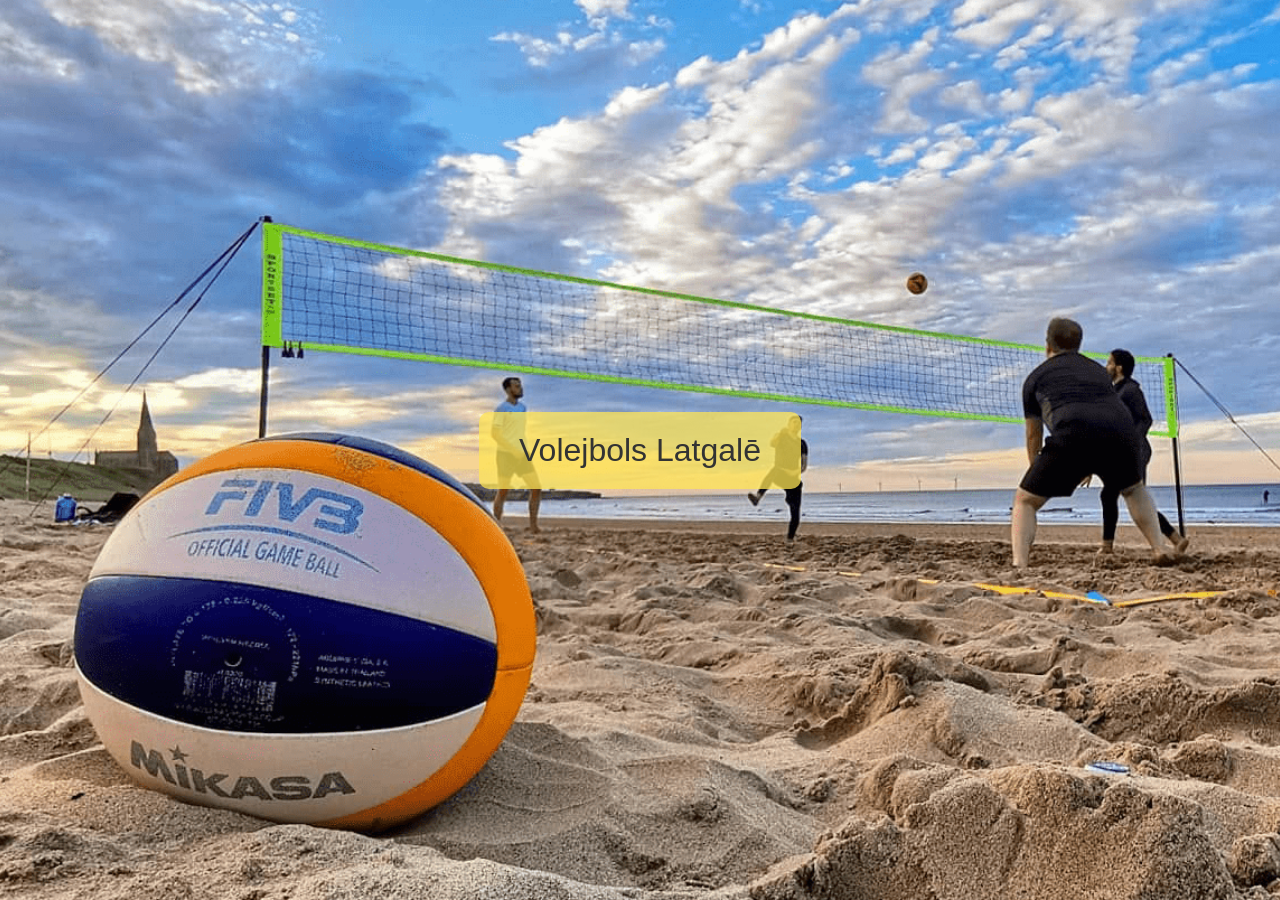
<file: index.html>
<!DOCTYPE html>
<html lang="lv">
<head>
    <meta charset="UTF-8">
    <meta name="viewport" content="width=device-width, initial-scale=1.0">
    <title>Volejbols Latgalē - Sākums</title>
    <link rel="stylesheet" href="style.css">
</head>
<body class="index-page">
    <div class="start-screen">
        <button class="start-button" onclick="window.open('main.html', '_blank')">Volejbols Latgalē</button>
    </div>
</body>
</html>
</file>
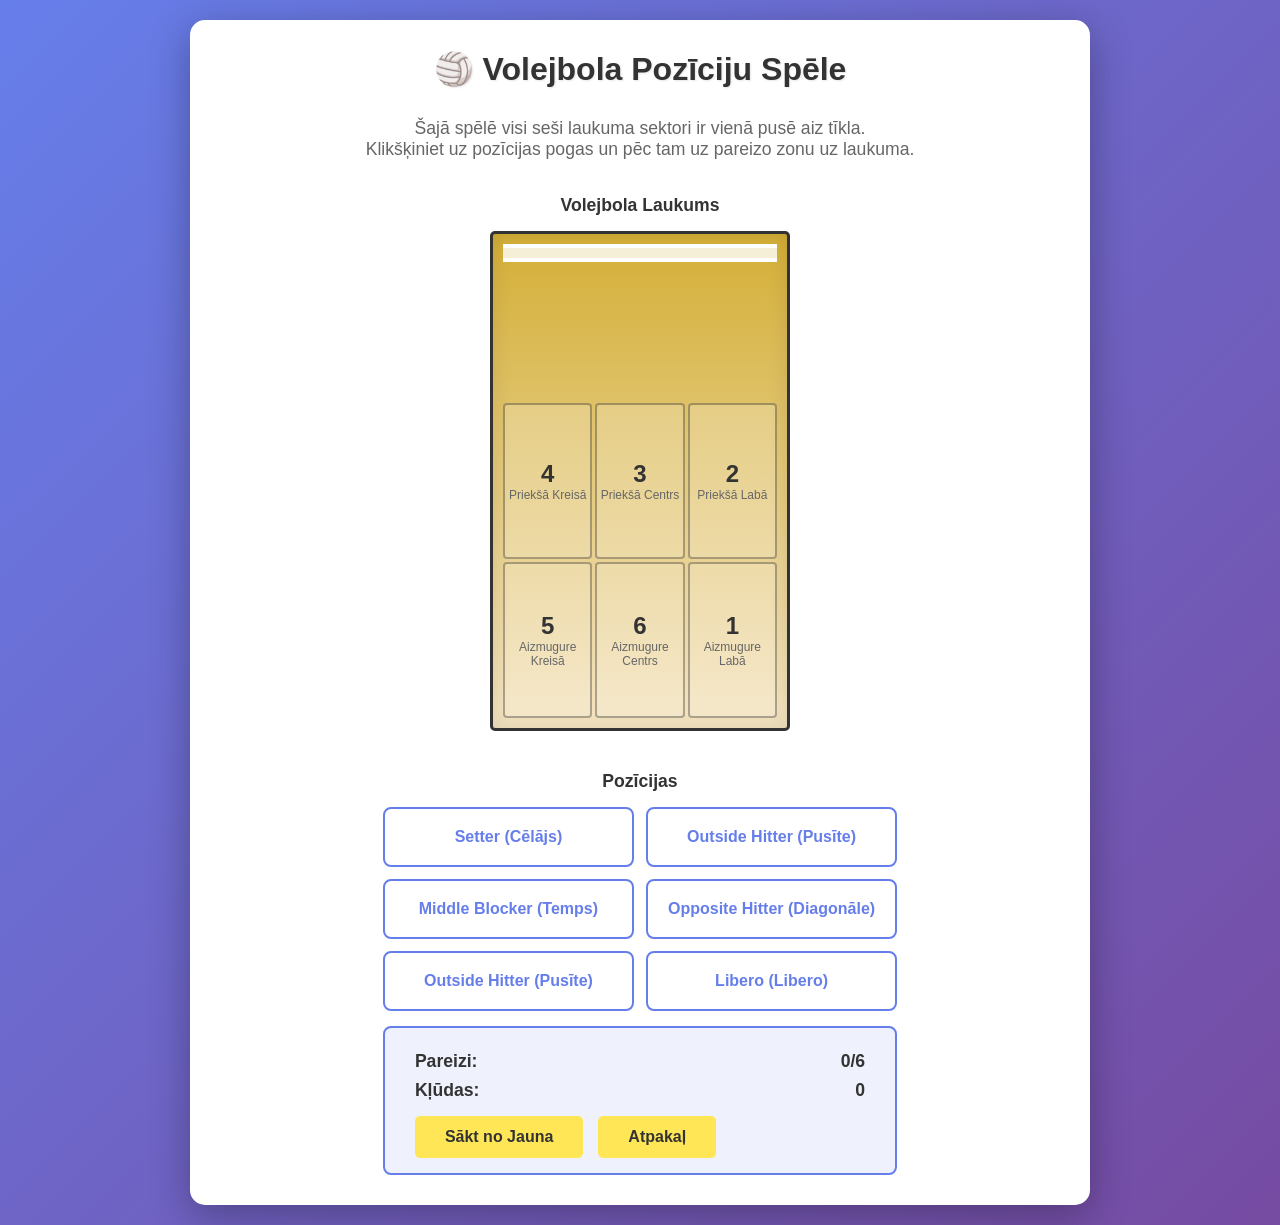
<file: game.html>
<!DOCTYPE html>
<html lang="lv">
<head>
    <meta charset="UTF-8">
    <meta name="viewport" content="width=device-width, initial-scale=1.0">
    <title>Volejbola Pozīciju Spēle - Volleyball Positions Game</title>
    <style>
        * {
            margin: 0;
            padding: 0;
            box-sizing: border-box;
        }

        body {
            font-family: Arial, sans-serif;
            display: flex;
            justify-content: center;
            align-items: center;
            min-height: 100vh;
            background: linear-gradient(135deg, #667eea 0%, #764ba2 100%);
            padding: 20px;
        }

        .game-container {
            display: flex;
            flex-direction: column;
            align-items: center;
            gap: 20px;
            background: white;
            padding: 30px;
            border-radius: 15px;
            box-shadow: 0 10px 40px rgba(0, 0, 0, 0.3);
            max-width: 900px;
        }

        h1 {
            color: #333;
            text-shadow: 1px 1px 2px rgba(0, 0, 0, 0.1);
            font-size: 2em;
            margin-bottom: 10px;
        }

        .info-text {
            color: #666;
            font-size: 1.1em;
            text-align: center;
            margin-bottom: 15px;
        }

        .content-wrapper {
            display: flex;
            gap: 40px;
            align-items: flex-start;
            flex-wrap: wrap;
            justify-content: center;
        }

        .court-section {
            display: flex;
            flex-direction: column;
            gap: 15px;
        }

        .court-title {
            font-weight: bold;
            font-size: 1.1em;
            color: #333;
            text-align: center;
        }

        .volleyball-court {
            border: 3px solid #333;
            background: linear-gradient(180deg, #d4af37 0%, #f4e4c1 100%);
            position: relative;
            width: 300px;
            height: 500px;
            display: grid;
            grid-template-columns: 1fr 1fr 1fr;
            grid-template-rows: 1fr 1fr 1fr;
            gap: 3px;
            padding: 10px;
            border-radius: 5px;
            box-shadow: inset 0 0 20px rgba(0, 0, 0, 0.1);
        }

        .net-line {
            grid-column: 1 / -1;
            grid-row: 1;
            border-top: 4px solid #FFFFFF;
            border-bottom: 4px solid #FFFFFF;
            background: linear-gradient(180deg, rgba(255, 255, 255, 0.8) 0%, rgba(255, 255, 255, 0.8) 100%);
            position: relative;
            z-index: 5;
            height: 18px;
        }

        .zone-4, .zone-3, .zone-2 {
            grid-row: 2;
        }

        .zone-5, .zone-6, .zone-1 {
            grid-row: 3;
        }

        .zone-4, .zone-5 {
            grid-column: 1;
        }

        .zone-3, .zone-6 {
            grid-column: 2;
        }

        .zone-2, .zone-1 {
            grid-column: 3;
        }

        .zone {
            border: 2px solid rgba(0, 0, 0, 0.3);
            display: flex;
            flex-direction: column;
            justify-content: center;
            align-items: center;
            cursor: pointer;
            transition: all 0.3s ease;
            background: rgba(255, 255, 255, 0.2);
            border-radius: 4px;
            position: relative;
            overflow: hidden;
        }

        .zone:hover {
            background: rgba(255, 255, 255, 0.4);
            transform: scale(0.98);
        }

        .zone.active {
            background: rgba(255, 200, 0, 0.6);
            box-shadow: inset 0 0 15px rgba(255, 200, 0, 0.8), 0 0 15px rgba(255, 200, 0, 0.6);
            animation: pulse 0.6s ease-in-out;
        }

        @keyframes pulse {
            0% { transform: scale(1); }
            50% { transform: scale(1.05); }
            100% { transform: scale(1); }
        }

        .zone-label {
            font-weight: bold;
            font-size: 1.5em;
            color: #333;
            z-index: 2;
        }

        .zone-position {
            font-size: 0.75em;
            color: #666;
            text-align: center;
            z-index: 2;
        }

        .buttons-section {
            display: flex;
            flex-direction: column;
            gap: 15px;
            min-width: 300px;
        }

        .buttons-title {
            font-weight: bold;
            font-size: 1.1em;
            color: #333;
            text-align: center;
        }

        .buttons-grid {
            display: grid;
            grid-template-columns: 1fr 1fr;
            gap: 12px;
        }

        .position-button {
            padding: 15px 20px;
            font-size: 1em;
            font-weight: bold;
            border: 2px solid #667eea;
            border-radius: 8px;
            cursor: pointer;
            transition: all 0.3s ease;
            background: white;
            color: #667eea;
            text-align: center;
            min-height: 60px;
            display: flex;
            align-items: center;
            justify-content: center;
        }

        .position-button:hover {
            background: #667eea;
            color: white;
            transform: translateY(-2px);
            box-shadow: 0 5px 15px rgba(102, 126, 234, 0.4);
        }

        .position-button:active {
            transform: translateY(0);
        }

        .position-button.matched {
            background: #4CAF50;
            border-color: #4CAF50;
            color: white;
            opacity: 0.6;
            cursor: not-allowed;
        }

        .stats-section {
            text-align: center;
            background: rgba(102, 126, 234, 0.1);
            padding: 15px 30px;
            border-radius: 8px;
            border: 2px solid #667eea;
            min-width: 300px;
        }

        .stat-item {
            display: flex;
            justify-content: space-between;
            gap: 30px;
            margin: 8px 0;
            font-size: 1.1em;
            font-weight: bold;
            color: #333;
        }

        .control-buttons {
            display: flex;
            gap: 15px;
            margin-top: 15px;
        }

        button.control-btn {
            padding: 12px 30px;
            font-size: 1em;
            background-color: #FFE656;
            color: #333;
            border: none;
            border-radius: 5px;
            cursor: pointer;
            font-weight: bold;
            transition: background-color 0.3s ease;
        }

        button.control-btn:hover {
            background-color: #FFED4E;
        }

        button.control-btn:active {
            transform: scale(0.98);
        }

        .completion-message {
            font-size: 1.3em;
            font-weight: bold;
            color: #4CAF50;
            text-align: center;
            margin-top: 15px;
            animation: slideIn 0.5s ease;
        }

        @keyframes slideIn {
            from {
                opacity: 0;
                transform: translateY(-10px);
            }
            to {
                opacity: 1;
                transform: translateY(0);
            }
        }

        .zone-4, .zone-3, .zone-2 {
            grid-row: 2;
        }

        .zone-5, .zone-6, .zone-1 {
            grid-row: 3;
        }

        .zone-4, .zone-5 {
            grid-column: 1;
        }

        .zone-3, .zone-6 {
            grid-column: 2;
        }

        .zone-2, .zone-1 {
            grid-column: 3;
        }
    </style>
</head>
<body>
    <div class="game-container">
        <h1>🏐 Volejbola Pozīciju Spēle</h1>
        <div class="info-text">
            Šajā spēlē visi seši laukuma sektori ir vienā pusē aiz tīkla.<br>
            Klikšķiniet uz pozīcijas pogas un pēc tam uz pareizo zonu uz laukuma.
        </div>

        <div class="content-wrapper">
            <div class="court-section">
                <div class="court-title">Volejbola Laukums</div>
                <div class="volleyball-court" id="court">
                        <div class="zone zone-4" data-zone="4">
                        <div class="zone-label">4</div>
                        <div class="zone-position">Priekšā Kreisā</div>
                    </div>
                    <div class="zone zone-3" data-zone="3">
                        <div class="zone-label">3</div>
                        <div class="zone-position">Priekšā Centrs</div>
                    </div>
                    <div class="zone zone-2" data-zone="2">
                        <div class="zone-label">2</div>
                        <div class="zone-position">Priekšā Labā</div>
                    </div>
                    <div class="zone zone-5" data-zone="5">
                        <div class="zone-label">5</div>
                        <div class="zone-position">Aizmugure Kreisā</div>
                    </div>
                    <div class="zone zone-6" data-zone="6">
                        <div class="zone-label">6</div>
                        <div class="zone-position">Aizmugure Centrs</div>
                    </div>
                    <div class="zone zone-1" data-zone="1">
                        <div class="zone-label">1</div>
                        <div class="zone-position">Aizmugure Labā</div>
                    </div>
                    <div class="net-line"></div>
                </div>
            </div>

            <div class="buttons-section">
                <div class="buttons-title">Pozīcijas</div>
                <div class="buttons-grid" id="buttonsGrid">
                    <!-- Buttons will be generated here -->
                </div>

                <div class="stats-section">
                    <div class="stat-item">
                        <span>Pareizi:</span>
                        <span id="correct">0/6</span>
                    </div>
                    <div class="stat-item">
                        <span>Kļūdas:</span>
                        <span id="errors">0</span>
                    </div>
                    <div id="completionMessage"></div>

                    <div class="control-buttons">
                        <button class="control-btn" onclick="resetGame()">Sākt no Jauna</button>
                        <button class="control-btn" onclick="window.history.back()">Atpakaļ</button>
                    </div>
                </div>
            </div>
        </div>
    </div>

    <script>
        const positions = [
            { name: "Setter\n(Cēlājs)", zone: 1, id: 'setter' },
            { name: "Outside Hitter\n(Pusīte)", zone: 2, id: 'outside1' },
            { name: "Middle Blocker\n(Temps)", zone: 3, id: 'middle' },
            { name: "Opposite Hitter\n(Diagonāle)", zone: 4, id: 'opposite' },
            { name: "Outside Hitter\n(Pusīte)", zone: 5, id: 'outside2' },
            { name: "Libero\n(Libero)", zone: 6, id: 'libero' }
        ];

        let selectedPosition = null;
        let matchedPositions = new Set();
        let errors = 0;

        function initGame() {
            const buttonsGrid = document.getElementById('buttonsGrid');
            buttonsGrid.innerHTML = '';

            positions.forEach(pos => {
                const button = document.createElement('button');
                button.className = 'position-button';
                button.textContent = pos.name;
                button.dataset.id = pos.id;
                button.onclick = (e) => selectPosition(pos, e.target);
                buttonsGrid.appendChild(button);
            });

            const zoneElements = document.querySelectorAll('.zone');
            zoneElements.forEach(zone => {
                zone.onclick = () => placePosition(parseInt(zone.dataset.zone));
            });

            updateScore();
        }

        function selectPosition(pos, button) {
            if (matchedPositions.has(pos.id)) return;

            document.querySelectorAll('.position-button').forEach(b => {
                b.style.background = '';
                b.style.color = '';
            });

            if (selectedPosition === pos.id) {
                selectedPosition = null;
            } else {
                selectedPosition = pos.id;
                button.style.background = '#667eea';
                button.style.color = 'white';
            }
        }

        function placePosition(zoneNumber) {
            if (!selectedPosition) return;

            const position = positions.find(p => p.id === selectedPosition);
            if (!position) return;

            if (position.zone === zoneNumber) {
                // Correct placement
                matchedPositions.add(selectedPosition);
                const zone = document.querySelector(`[data-zone="${zoneNumber}"]`);
                zone.classList.add('active');
                zone.style.pointerEvents = 'none';

                const button = document.querySelector(`[data-id="${selectedPosition}"]`);
                button.classList.add('matched');

                selectedPosition = null;
                document.querySelectorAll('.position-button').forEach(b => {
                    b.style.background = '';
                    b.style.color = '';
                });

                updateScore();
            } else {
                // Wrong placement
                errors++;
                const zone = document.querySelector(`[data-zone="${zoneNumber}"]`);
                zone.style.background = 'rgba(255, 0, 0, 0.3)';
                setTimeout(() => {
                    zone.style.background = 'rgba(255, 255, 255, 0.2)';
                }, 500);
                updateScore();
            }
        }

        function updateScore() {
            document.getElementById('correct').textContent = `${matchedPositions.size}/6`;
            document.getElementById('errors').textContent = errors;

            if (matchedPositions.size === 6) {
                const message = document.getElementById('completionMessage');
                message.classList.remove('completion-message');
                message.innerHTML = '✨ Lielisks! Visas pozīcijas ir pareizas! ✨';
                message.classList.add('completion-message');
            }
        }

        function resetGame() {
            selectedPosition = null;
            matchedPositions.clear();
            errors = 0;
            document.querySelectorAll('.zone').forEach(zone => {
                zone.classList.remove('active');
                zone.style.background = 'rgba(255, 255, 255, 0.2)';
                zone.style.pointerEvents = 'auto';
            });
            document.querySelectorAll('.position-button').forEach(b => {
                b.classList.remove('matched');
                b.style.background = '';
                b.style.color = '';
            });
            document.getElementById('completionMessage').innerHTML = '';
            updateScore();
        }

        // Initialize game
        initGame();
    </script>
</body>
</html>
</file>
<file: style.css>
body {
    margin: 0;
    padding: 0;
    font-family: Arial, sans-serif;
}

body.index-page {
    min-height: 100vh;
    display: flex;
    justify-content: center;
    align-items: center;
    background-image: url('atteli/background.png');
    background-size: cover;
    background-position: center;
    background-repeat: no-repeat;
}

body.main-page {
    min-height: 100vh;
    display: flex;
    flex-direction: column;
    background-color: #f0f0f0;
}

.start-screen {
    text-align: center;
}

.start-button {
    font-size: 2em;
    padding: 20px 40px;
    background-color: rgba(255, 230, 86, 0.736);
    color: #333;
    border: none;
    border-radius: 10px;
    cursor: pointer;
    transition: background-color 0.3s ease;
}

.start-button:hover {
    background-color: rgba(255, 255, 255, 1);
}

.page-wrapper {
    width: 100%;
    max-width: 1200px;
    margin: 0 auto;
    padding: 40px 20px 80px;
    box-sizing: border-box;
}

h1 {
    margin: 0;
    text-align: center;
    color: #333;
    font-size: 2.4rem;
}

.button-row {
    margin: 40px auto 0;
    display: flex;
    flex-wrap: wrap;
    justify-content: center;
    gap: 12px;
}

.button-row button {
    min-width: 160px;
    padding: 14px 18px;
    border: 1px solid #888;
    border-radius: 10px;
    background-color: #ffffff;
    color: #333;
    font-size: 1rem;
    cursor: pointer;
    transition: transform 0.2s ease, background-color 0.2s ease;
}

.button-row button:hover {
    background-color: #e8e8e8;
    transform: translateY(-2px);
}

.content-area {
    margin-top: 48px;
    display: grid;
    gap: 24px;
}

.info-card {
    display: flex;
    flex-direction: column;
    gap: 18px;
    align-items: center;
}

.info-image-card {
    width: 100%;
    max-width: 800px;
    min-height: 320px;
    border-radius: 18px;
    overflow: hidden;
    background: #ddd;
    position: relative;
    display: none;
    align-items: center;
    justify-content: center;
}

.info-image-card img {
    width: 100%;
    height: 100%;
    object-fit: cover;
    display: block;
}

.image-fallback {
    position: absolute;
    inset: 0;
    display: flex;
    align-items: center;
    justify-content: center;
    padding: 24px;
    color: #555;
    text-align: center;
    font-size: 1rem;
}

.info-copy {
    max-width: 100%;
    text-align: center;
}

.info-copy h2 {
    margin: 0;
    font-size: 3.5rem;
    color: #222;
}

.info-description {
    margin: 0;
    color: #555;
    font-size: 1.8rem;
}

.editor-card {
    display: flex;
    flex-direction: column;
    gap: 12px;
    max-width: 800px;
}

.editor-card label {
    font-weight: 700;
    color: #333;
}

.editor-card textarea {
    width: 100%;
    min-height: 140px;
    padding: 14px;
    border: 1px solid #bbb;
    border-radius: 12px;
    font-size: 1rem;
    resize: vertical;
}

.preview-box {
    background: #fff;
    border: 1px solid #ddd;
    border-radius: 12px;
    padding: 16px;
}

.spacer {
    flex: 1;
}
</file>
